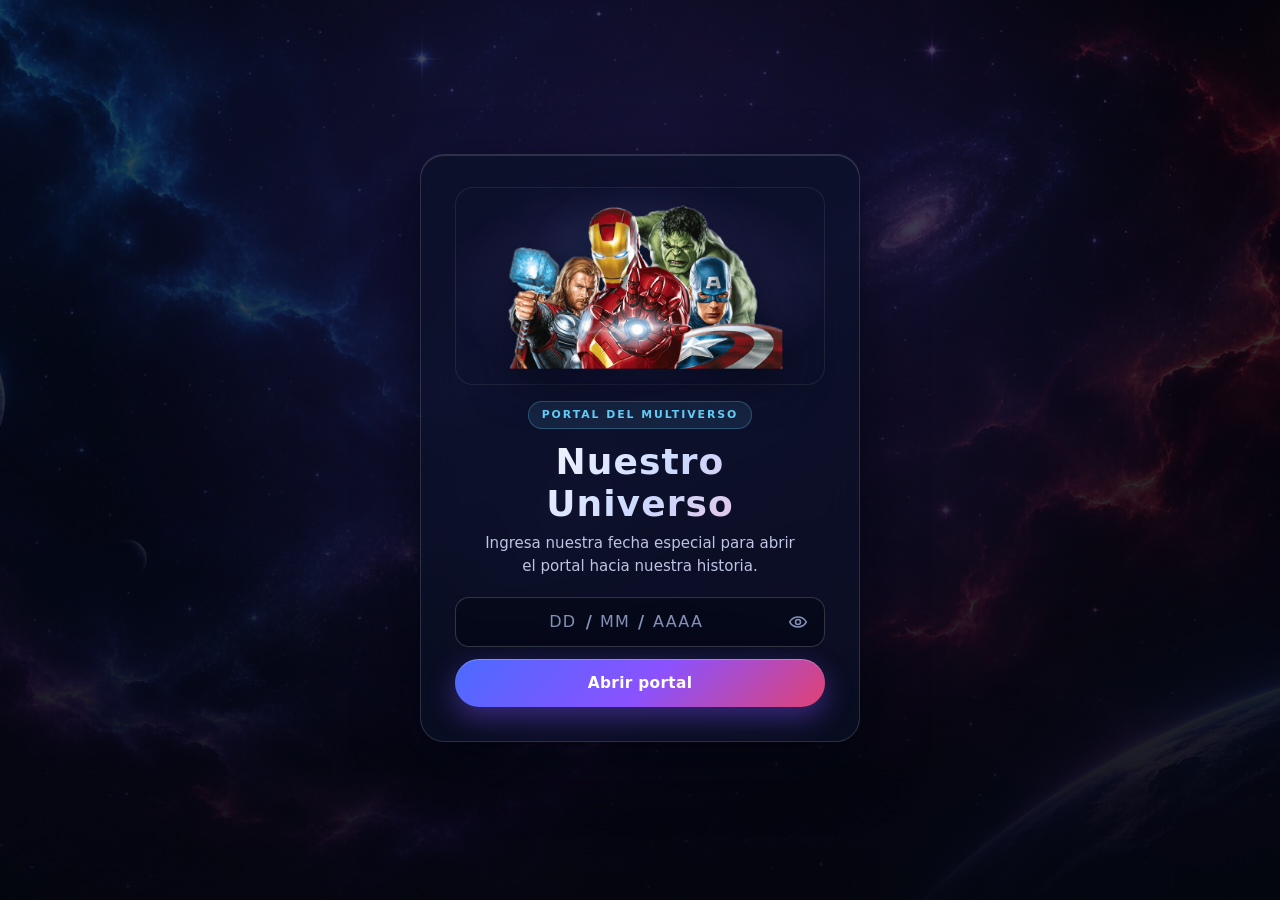
<file: index.html>
<!DOCTYPE html>
<html lang="es">
  <head>
    <meta charset="UTF-8" />
    <meta
      name="viewport"
      content="width=device-width, initial-scale=1.0, viewport-fit=cover"
    />
    <meta name="theme-color" content="#050713" />
    <title>Nuestro Universo — Mi Pandita</title>
    <link rel="stylesheet" href="css/animations.css" />
    <link rel="stylesheet" href="css/styles.css" />
  </head>
  <body>
    <!-- Fondo espacial global con estrellas y nebulosas CSS -->
    <div class="cosmos-backdrop" aria-hidden="true">
      <div class="cosmos-nebula cosmos-nebula--blue"></div>
      <div class="cosmos-nebula cosmos-nebula--purple"></div>
      <div class="cosmos-nebula cosmos-nebula--crimson"></div>
      <div class="cosmos-stars cosmos-stars--far"></div>
      <div class="cosmos-stars cosmos-stars--near"></div>
    </div>

    <main class="app-shell">
      <!-- ETAPA 1: LOGIN -->
      <section
        id="stage-login"
        class="stage stage--login is-active"
        aria-labelledby="login-title"
        aria-hidden="false"
      >
        <div id="login-bg-layer" class="login-bg-layer" aria-hidden="true"></div>
        <div class="login-bg-overlay" aria-hidden="true"></div>

        <div class="stage-container stage-container--narrow">
          <div id="login-card" class="glass-card login-card">
            <div class="avengers-showcase">
              <div class="avengers-glow" aria-hidden="true"></div>
              <img
                id="avengers-hero-img"
                class="avengers-hero-img"
                alt="Equipo Avengers"
                decoding="async"
              />
            </div>

            <span id="login-badge" class="cosmic-badge">PORTAL DEL MULTIVERSO</span>
            <h1 id="login-title" class="hero-title">Nuestro Universo</h1>
            <p id="login-subtitle" class="hero-subtitle">
              Ingresa nuestra fecha especial para abrir el portal hacia nuestra historia.
            </p>

            <form id="login-form" class="login-form" novalidate>
              <span id="date-group-label" class="sr-only">
                Fecha especial (DD / MM / AAAA)
              </span>
              <div class="input-group">
                <div
                  id="date-input-shell"
                  class="date-input-shell"
                  role="group"
                  aria-labelledby="date-group-label"
                  aria-describedby="login-error"
                >
                  <input
                    id="date-day"
                    class="date-segment date-segment--short"
                    type="password"
                    inputmode="numeric"
                    maxlength="2"
                    autocomplete="off"
                    spellcheck="false"
                    placeholder="DD"
                    aria-label="Día"
                  />
                  <span class="date-sep" aria-hidden="true">/</span>
                  <input
                    id="date-month"
                    class="date-segment date-segment--short"
                    type="password"
                    inputmode="numeric"
                    maxlength="2"
                    autocomplete="off"
                    spellcheck="false"
                    placeholder="MM"
                    aria-label="Mes"
                  />
                  <span class="date-sep" aria-hidden="true">/</span>
                  <input
                    id="date-year"
                    class="date-segment date-segment--year"
                    type="password"
                    inputmode="numeric"
                    maxlength="4"
                    autocomplete="off"
                    spellcheck="false"
                    placeholder="AAAA"
                    aria-label="Año"
                  />
                </div>
                <button
                  id="toggle-password-btn"
                  class="input-toggle-btn"
                  type="button"
                  aria-label="Mostrar fecha"
                  aria-pressed="false"
                >
                  <svg viewBox="0 0 24 24" width="20" height="20" fill="none" stroke="currentColor" stroke-width="1.8" stroke-linecap="round" stroke-linejoin="round" aria-hidden="true">
                    <path d="M2 12s3.5-6 10-6 10 6 10 6-3.5 6-10 6-10-6-10-6Z" />
                    <circle cx="12" cy="12" r="3" />
                  </svg>
                </button>
              </div>

              <p id="login-error" class="form-error" role="alert" hidden></p>

              <button id="login-submit-btn" class="btn-primary" type="submit">
                Abrir portal
              </button>
            </form>
          </div>
        </div>
      </section>

      <!-- ETAPA 2: BIENVENIDA -->
      <section
        id="stage-welcome"
        class="stage stage--welcome"
        aria-labelledby="welcome-title"
        aria-hidden="true"
      >
        <div class="stage-container stage-container--narrow">
          <div class="glass-card welcome-card">
            <div class="portal-emblem" aria-hidden="true">
              <span class="portal-ring portal-ring--outer"></span>
              <span class="portal-ring portal-ring--inner"></span>
              <span class="portal-core">✦</span>
            </div>

            <span id="welcome-badge" class="cosmic-badge">CONEXIÓN ESTABLECIDA</span>
            <h2 id="welcome-title" class="hero-title hero-title--lg">
              Bienvenida a nuestro universo
            </h2>
            <p id="welcome-message" class="welcome-copy">
              A veces hay canciones que dicen mucho sin necesidad de explicar demasiado. Esta me hizo pensar en ti y en lo bonito que es coincidir con alguien que se vuelve especial en tu vida. 🤍
            </p>

            <button id="welcome-continue-btn" class="btn-primary" type="button">
              Escuchar nuestra canción
            </button>
          </div>
        </div>
      </section>

      <!-- ETAPA 3: REPRODUCTOR MUSICAL + LETRA SINCRONIZADA -->
      <section
        id="stage-music"
        class="stage stage--music"
        aria-labelledby="song-title"
        aria-hidden="true"
      >
        <div class="stage-container stage-container--wide music-layout">
          <!-- Panel del Reproductor -->
          <div class="glass-card player-card">
            <div class="player-header">
              <div id="cover-frame" class="cover-frame">
                <div class="cover-aura" aria-hidden="true"></div>
                <img
                  id="song-cover"
                  class="song-cover"
                  alt="Portada de nuestra canción"
                  decoding="async"
                />
              </div>

              <div class="track-meta">
                <span class="cosmic-badge cosmic-badge--soft">BANDA SONORA</span>
                <h2 id="song-title" class="track-title">Te quiero tanto</h2>
                <p id="song-artist" class="track-artist">Kevin Kaarl</p>
              </div>
            </div>

            <div class="player-controls-wrap">
              <button
                id="start-playback-btn"
                class="btn-primary start-playback-btn"
                type="button"
              >
                Comenzar reproducción ▶
              </button>

              <div class="progress-block">
                <label for="progress-bar" class="sr-only">Progreso de la canción</label>
                <input
                  id="progress-bar"
                  class="progress-slider"
                  type="range"
                  min="0"
                  max="100"
                  step="0.1"
                  value="0"
                />
                <div class="time-row">
                  <span id="current-time">0:00</span>
                  <span id="total-duration">0:00</span>
                </div>
              </div>

              <div class="transport-row">
                <button
                  id="rewind-btn"
                  class="icon-control-btn"
                  type="button"
                  aria-label="Retroceder 10 segundos"
                  title="Retroceder 10 segundos"
                >
                  -10s
                </button>

                <button
                  id="play-pause-btn"
                  class="play-btn"
                  type="button"
                  aria-label="Reproducir canción"
                >
                  <svg id="icon-play" viewBox="0 0 24 24" width="26" height="26" fill="currentColor" aria-hidden="true">
                    <path d="M8 5.5v13l10.5-6.5L8 5.5Z" />
                  </svg>
                  <svg id="icon-pause" viewBox="0 0 24 24" width="26" height="26" fill="currentColor" hidden aria-hidden="true">
                    <rect x="6.5" y="5" width="4" height="14" rx="1.2" />
                    <rect x="13.5" y="5" width="4" height="14" rx="1.2" />
                  </svg>
                </button>

                <button
                  id="forward-btn"
                  class="icon-control-btn"
                  type="button"
                  aria-label="Adelantar 10 segundos"
                  title="Adelantar 10 segundos"
                >
                  +10s
                </button>
              </div>

              <div class="action-row">
                <button
                  id="restart-song-btn"
                  class="btn-secondary btn-compact"
                  type="button"
                >
                  Desde el inicio
                </button>

                <button id="to-finale-btn" class="btn-secondary btn-compact" type="button">
                  Ir al mensaje final
                </button>
              </div>

              <p id="ended-transition-banner" class="ended-banner" role="status" hidden>
                La canción llegó a su fin... entrando al último capítulo 🐼✨
              </p>

              <p id="audio-error" class="form-error" role="alert" hidden></p>
            </div>

            <audio id="audio-element" preload="metadata"></audio>
          </div>

          <!-- Panel de Letras Sincronizadas -->
          <div class="glass-card lyrics-card" aria-label="Letra de la canción">
            <div class="lyrics-card-header">
              <span id="lyrics-pill" class="lyrics-pill">LETRA EN VIVO</span>
              <span id="lyrics-hint" class="lyrics-hint">Toca un verso para saltar</span>
            </div>

            <div id="sync-offset-controls" class="sync-offset-bar" hidden>
              <span class="sync-offset-label">Ajuste:</span>
              <button
                id="offset-minus-btn"
                class="sync-offset-btn"
                type="button"
                aria-label="Adelantar letra 100 milisegundos"
                title="Adelantar letra (-100 ms)"
              >
                -100ms
              </button>
              <span id="sync-offset-value" class="sync-offset-value">0 ms</span>
              <button
                id="offset-plus-btn"
                class="sync-offset-btn"
                type="button"
                aria-label="Retrasar letra 100 milisegundos"
                title="Retrasar letra (+100 ms)"
              >
                +100ms
              </button>
              <button
                id="offset-reset-btn"
                class="sync-offset-reset"
                type="button"
                aria-label="Restablecer ajuste a cero"
                hidden
              >
                Reset
              </button>
            </div>

            <div id="lyrics-viewport" class="lyrics-viewport">
              <div id="lyrics-status" class="lyrics-status"></div>
              <div id="lyrics-list" class="lyrics-list" hidden></div>
            </div>
          </div>
        </div>
      </section>

      <!-- ETAPA 4: SECCIÓN FINAL ROMÁNTICA CON PANDA -->
      <section
        id="stage-finale"
        class="stage stage--finale"
        aria-labelledby="finale-title"
        aria-hidden="true"
      >
        <div class="stage-container stage-container--medium">
          <div class="glass-card finale-card">
            <div class="panda-showcase">
              <div class="panda-aura" aria-hidden="true"></div>
              <img
                id="panda-hero-img"
                class="panda-hero-img"
                alt="Panda tierno con corazón"
                decoding="async"
              />
            </div>

            <span id="finale-badge" class="cosmic-badge cosmic-badge--rose">
              CAPÍTULO FINAL
            </span>
            <h2 id="finale-title" class="hero-title hero-title--lg">
              Mi pandita <span class="emoji-natural">🐼</span>
            </h2>
            <p id="finale-dedication" class="finale-dedication">
              “Mi pandita, en este universo y en cualquier otro, siempre te elegiría a ti.”
            </p>

            <article class="letter-box" aria-label="Carta romántica">
              <div id="finale-letter-body" class="letter-body"></div>
              <p id="finale-signature" class="letter-signature"></p>
            </article>

            <div class="finale-actions">
              <button id="replay-song-btn" class="btn-primary" type="button">
                Volver a escuchar la canción
              </button>
              <button id="restart-app-btn" class="btn-secondary" type="button">
                Reiniciar experiencia
              </button>
            </div>
          </div>
        </div>
      </section>
    </main>

    <script type="module" src="js/app.js"></script>
  </body>
</html>
</file>
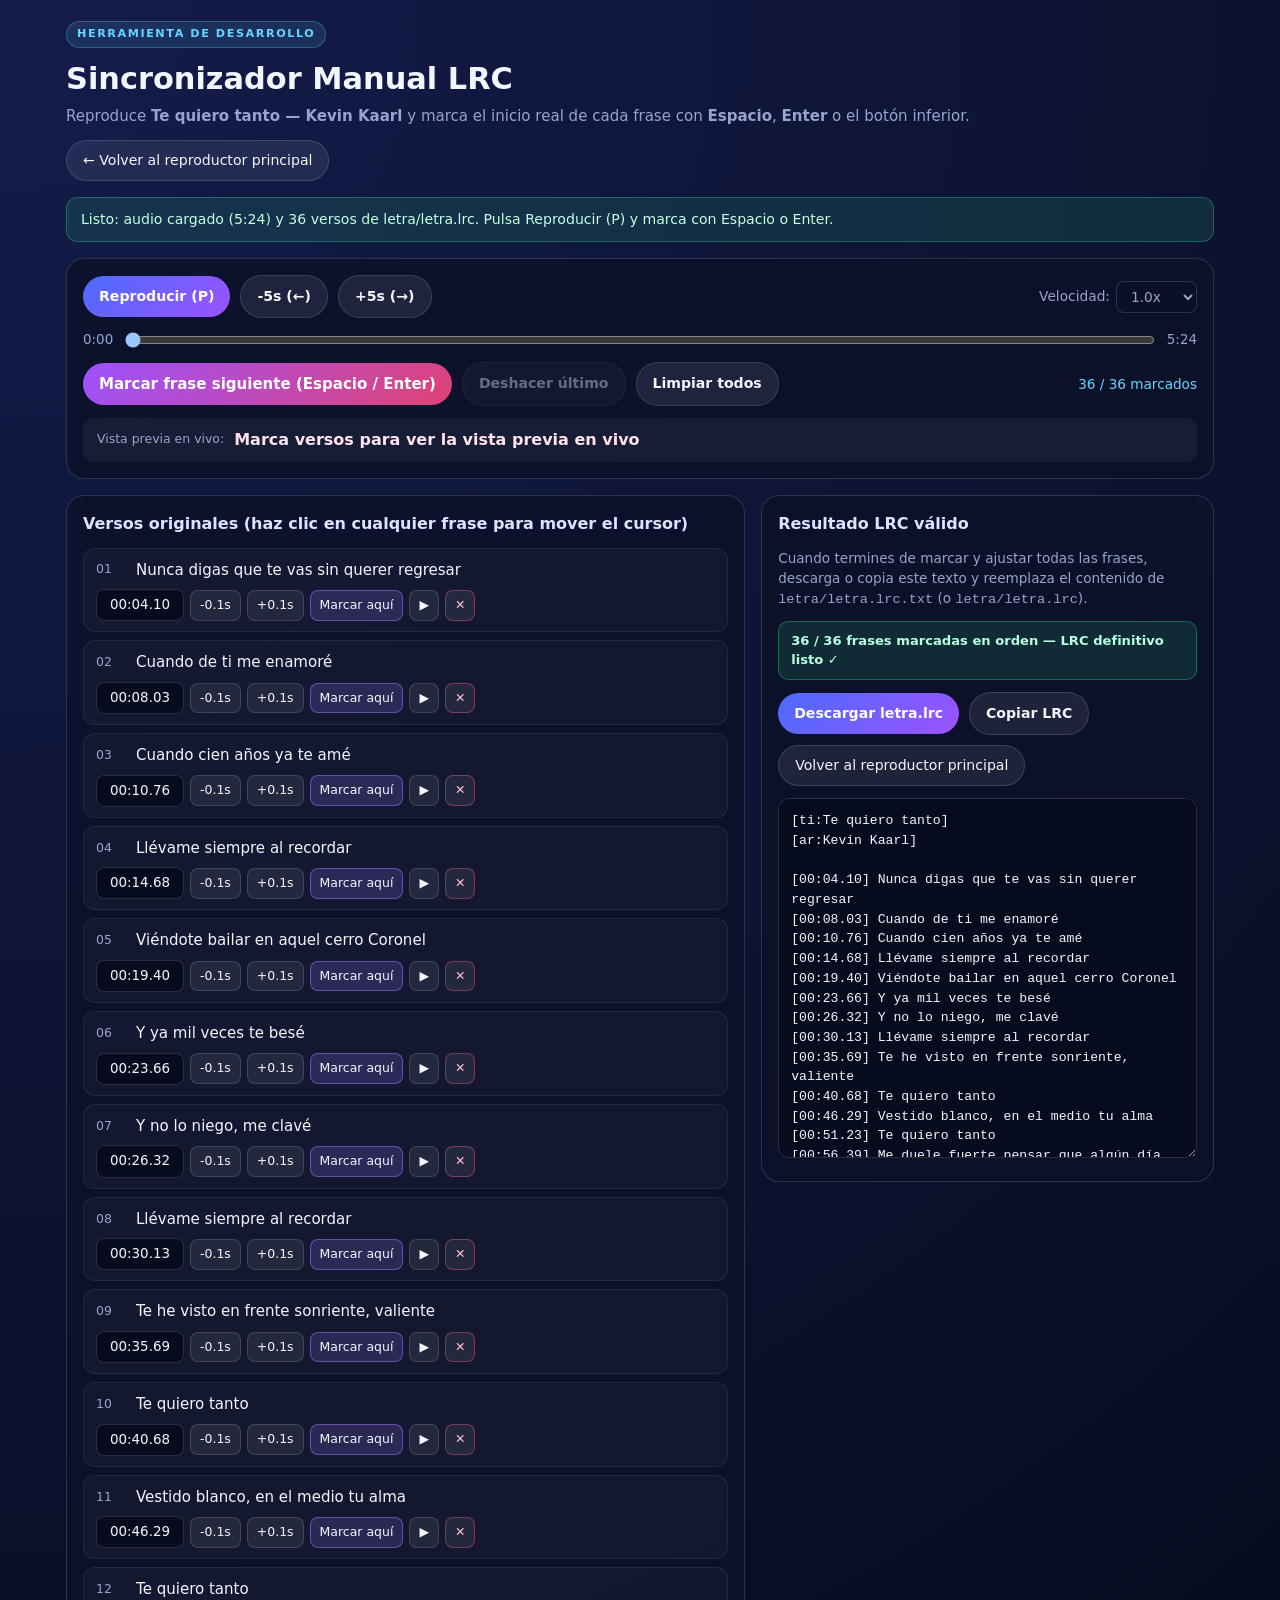
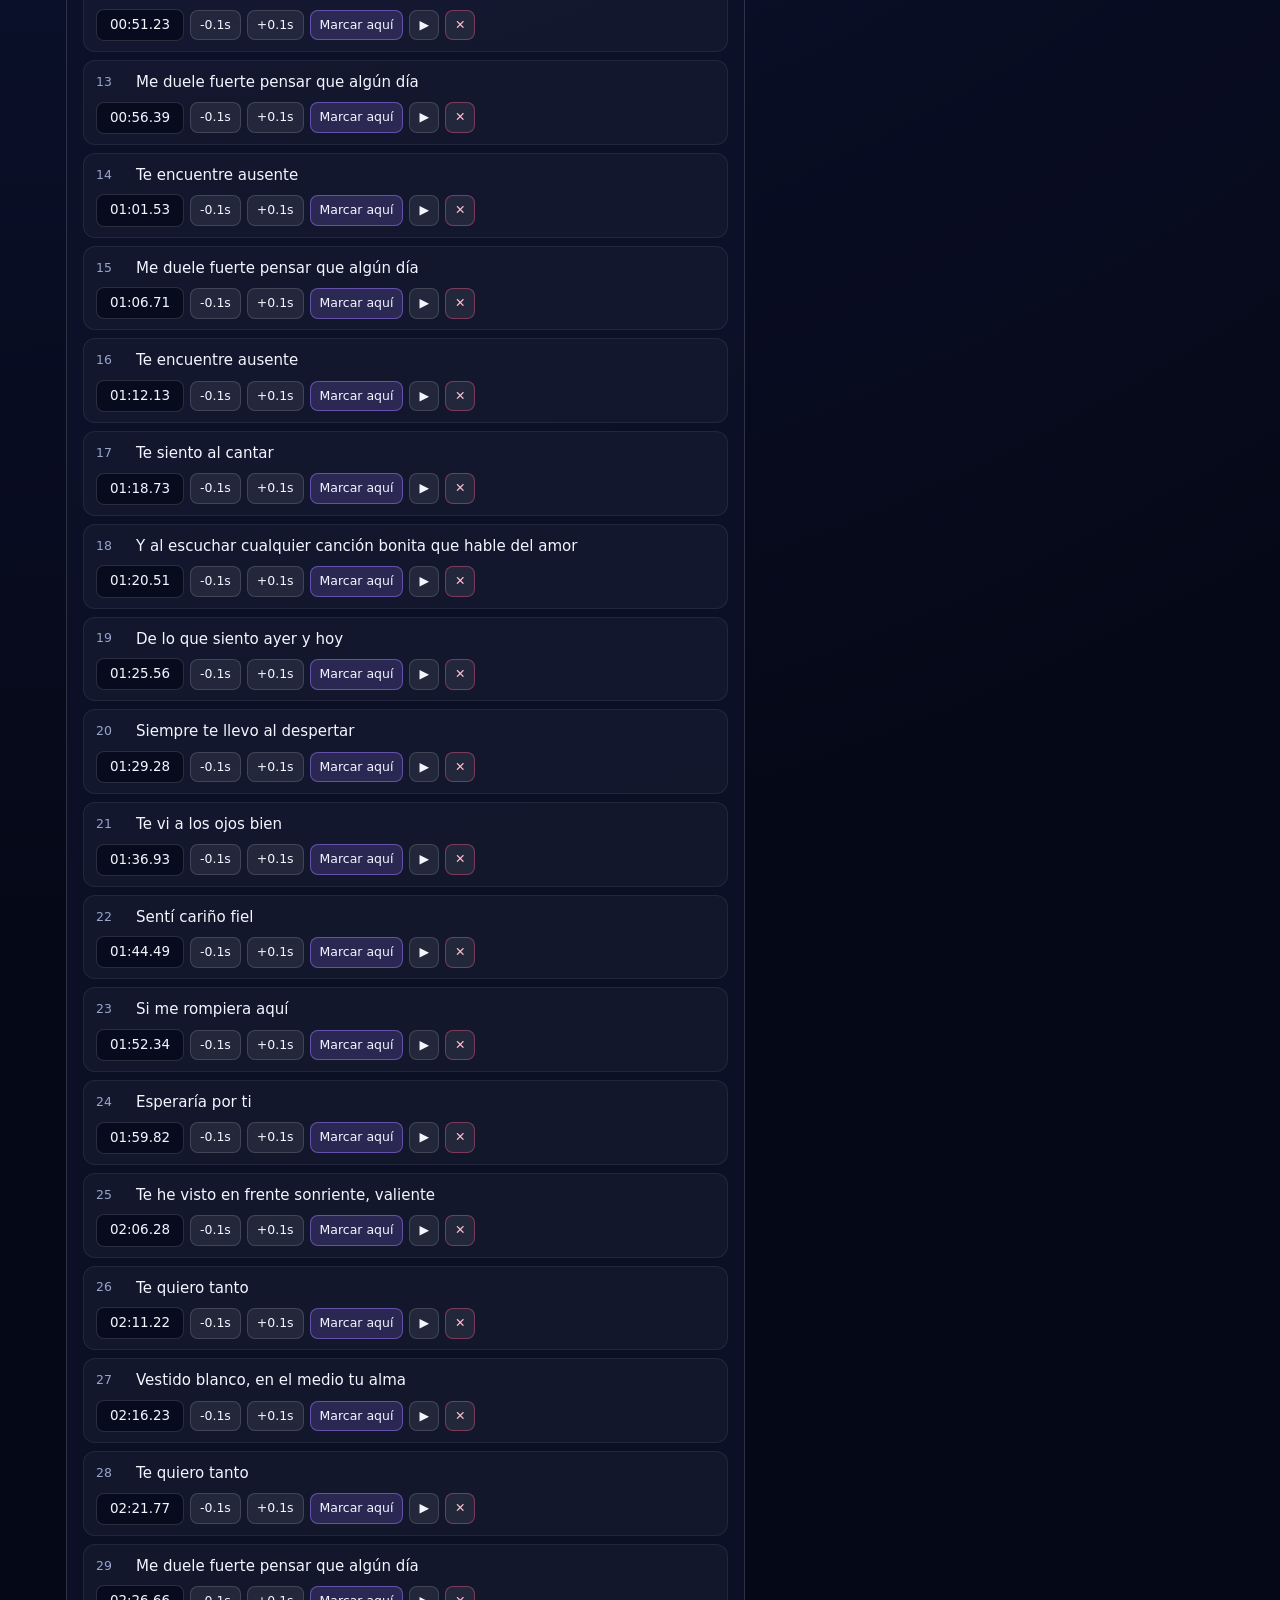
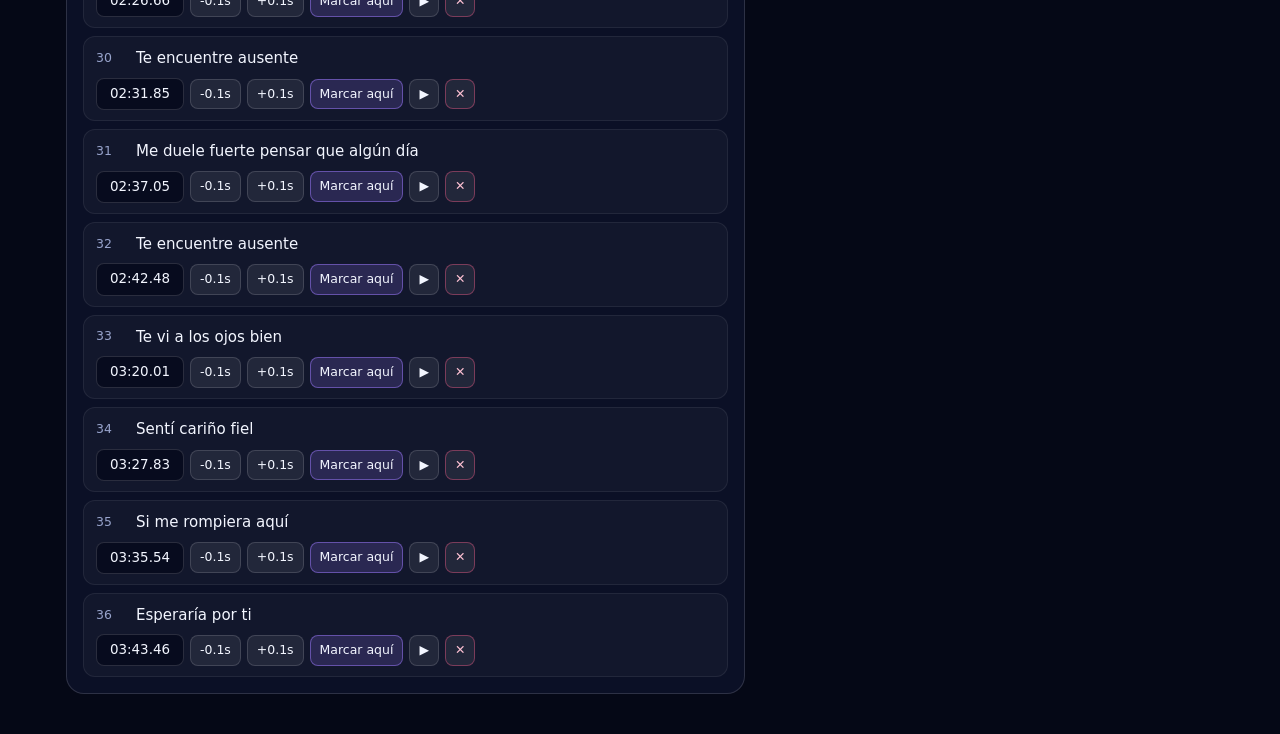
<file: sync-tool.html>
<!DOCTYPE html>
<html lang="es">
  <head>
    <meta charset="UTF-8" />
    <meta name="viewport" content="width=device-width, initial-scale=1.0" />
    <title>Sincronizador LRC Manual — Te quiero tanto</title>
    <link rel="stylesheet" href="css/sync-tool.css" />
  </head>
  <body>
    <main class="tool-shell">
      <header class="tool-header">
        <div>
          <span class="tool-badge">HERRAMIENTA DE DESARROLLO</span>
          <h1>Sincronizador Manual LRC</h1>
          <p class="tool-subtitle">
            Reproduce <strong>Te quiero tanto — Kevin Kaarl</strong> y marca el
            inicio real de cada frase con <strong>Espacio</strong>,
            <strong>Enter</strong> o el botón inferior.
          </p>
        </div>
        <a class="tool-back-link" href="index.html">← Volver al reproductor principal</a>
      </header>

      <p id="tool-status-banner" class="tool-status" data-type="info">
        Cargando recursos locales...
      </p>

      <section class="tool-player-panel">
        <div class="tool-transport">
          <button id="tool-play-btn" class="btn-main" type="button">
            Reproducir (P)
          </button>
          <button id="tool-rewind-btn" class="btn-ghost" type="button">-5s (←)</button>
          <button id="tool-forward-btn" class="btn-ghost" type="button">+5s (→)</button>

          <label class="rate-label">
            Velocidad:
            <select id="tool-rate-select">
              <option value="0.75">0.75x</option>
              <option value="1" selected>1.0x</option>
              <option value="1.25">1.25x</option>
            </select>
          </label>
        </div>

        <div class="tool-progress-row">
          <span id="tool-current-time">0:00</span>
          <input
            id="tool-progress"
            type="range"
            min="0"
            max="100"
            step="0.1"
            value="0"
            aria-label="Progreso del audio"
          />
          <span id="tool-duration">0:00</span>
        </div>

        <div class="tool-mark-bar">
          <button id="tool-mark-btn" class="btn-mark" type="button">
            Marcar frase siguiente (Espacio / Enter)
          </button>
          <button id="tool-undo-btn" class="btn-ghost" type="button" disabled>
            Deshacer último
          </button>
          <button id="tool-reset-times-btn" class="btn-ghost" type="button">
            Limpiar todos
          </button>
          <span id="tool-marked-count" class="marked-count">0 / 0 marcados</span>
        </div>

        <div class="tool-live-preview">
          <span class="preview-label">Vista previa en vivo:</span>
          <p id="tool-preview-active" class="preview-phrase">
            Marca versos para ver la vista previa en vivo
          </p>
        </div>

        <audio id="tool-audio" preload="metadata"></audio>
      </section>

      <section class="tool-grid">
        <div class="tool-card">
          <h2>Versos originales (haz clic en cualquier frase para mover el cursor)</h2>
          <div id="tool-lines-list" class="sync-lines-list"></div>
        </div>

        <aside class="tool-card tool-export-card">
          <h2>Resultado LRC válido</h2>
          <p class="export-help">
            Cuando termines de marcar y ajustar todas las frases, descarga o copia
            este texto y reemplaza el contenido de
            <code>letra/letra.lrc.txt</code> (o <code>letra/letra.lrc</code>).
          </p>
          <p id="tool-export-validation" class="export-validation" data-ready="false">
            Pendiente: marca todas las frases para habilitar la exportación definitiva.
          </p>
          <div class="export-actions">
            <button id="tool-download-btn" class="btn-main" type="button">
              Descargar letra.lrc
            </button>
            <button id="tool-copy-btn" class="btn-ghost" type="button">
              Copiar LRC
            </button>
            <a class="tool-back-link" href="index.html">
              Volver al reproductor principal
            </a>
          </div>
          <textarea
            id="tool-lrc-output"
            class="lrc-output"
            readonly
            spellcheck="false"
            aria-label="Salida en formato LRC"
          ></textarea>
        </aside>
      </section>
    </main>

    <script>
      (function () {
        var banner = document.getElementById('tool-status-banner');
        if (window.location.protocol === 'file:') {
          if (banner) {
            banner.dataset.type = 'error';
            banner.textContent =
              'Error: abriste sync-tool.html como archivo local (file://). Los navegadores bloquean los módulos ES y la lectura de la letra sin un servidor HTTP. Ejecuta "python -m http.server 8000" (o Live Server) y abre http://localhost:8000/sync-tool.html.';
          }
          return;
        }

        window.addEventListener('error', function (event) {
          if (banner && !window.__SYNC_TOOL_INITIALIZED__) {
            banner.dataset.type = 'error';
            banner.textContent =
              'Error al inicializar JavaScript: ' +
              (event.message || 'revisa la consola del navegador.');
          }
        });

        window.setTimeout(function () {
          if (banner && !window.__SYNC_TOOL_INITIALIZED__) {
            banner.dataset.type = 'error';
            banner.textContent =
              'No se pudo inicializar js/syncTool.js. Verifica que el servidor HTTP esté activo y revisa la pestaña Consola / Red (F12).';
          }
        }, 2000);
      })();
    </script>
    <script type="module" src="js/syncTool.js"></script>
  </body>
</html>
</file>
<file: css/animations.css>
@keyframes starTwinkle {
  0%,
  100% {
    opacity: 0.45;
    transform: translateY(0);
  }
  50% {
    opacity: 0.9;
    transform: translateY(-6px);
  }
}

@keyframes nebulaFloat {
  0%,
  100% {
    transform: translate3d(0, 0, 0) scale(1);
  }
  50% {
    transform: translate3d(18px, -14px, 0) scale(1.06);
  }
}

@keyframes portalSpin {
  from {
    transform: rotate(0deg);
  }
  to {
    transform: rotate(360deg);
  }
}

@keyframes portalSpinReverse {
  from {
    transform: rotate(360deg);
  }
  to {
    transform: rotate(0deg);
  }
}

@keyframes softFloat {
  0%,
  100% {
    transform: translateY(0);
  }
  50% {
    transform: translateY(-8px);
  }
}

@keyframes pulseAura {
  0%,
  100% {
    opacity: 0.55;
    transform: scale(0.96);
  }
  50% {
    opacity: 0.95;
    transform: scale(1.04);
  }
}

@keyframes cardShake {
  0%,
  100% {
    transform: translateX(0);
  }
  20% {
    transform: translateX(-7px);
  }
  40% {
    transform: translateX(7px);
  }
  60% {
    transform: translateX(-5px);
  }
  80% {
    transform: translateX(4px);
  }
}

@keyframes welcomeFadeIn {
  from {
    opacity: 0;
    transform: translateY(10px);
  }
  to {
    opacity: 1;
    transform: translateY(0);
  }
}

@media (prefers-reduced-motion: reduce) {
  *,
  *::before,
  *::after {
    animation-duration: 0.01ms !important;
    animation-iteration-count: 1 !important;
    transition-duration: 0.01ms !important;
    scroll-behavior: auto !important;
  }
}
</file>
<file: css/styles.css>
:root {
  --bg-deep: #04060f;
  --bg-indigo: #0c1230;
  --bg-purple: #1b1038;
  --accent-cyan: #67d4ff;
  --accent-violet: #9d7bff;
  --accent-rose: #ff5e8a;
  --accent-crimson: #d9385a;
  --text-primary: #f5f7ff;
  --text-secondary: #bcc5e3;
  --text-muted: #8490b8;
  --glass-bg: rgba(12, 17, 40, 0.66);
  --glass-border: rgba(255, 255, 255, 0.14);
  --glass-shadow: 0 24px 60px rgba(2, 4, 14, 0.72);
  --font-sans: 'Segoe UI', system-ui, -apple-system, BlinkMacSystemFont,
    'Helvetica Neue', Arial, sans-serif;
  --font-serif: Georgia, 'Times New Roman', serif;
  --radius-card: 24px;
  --radius-pill: 999px;
}

*,
*::before,
*::after {
  box-sizing: border-box;
}

html,
body {
  margin: 0;
  padding: 0;
  width: 100%;
  min-height: 100dvh;
  background-color: var(--bg-deep);
  color: var(--text-primary);
  font-family: var(--font-sans);
  line-height: 1.5;
  overflow-x: hidden;
  -webkit-font-smoothing: antialiased;
  -moz-osx-font-smoothing: grayscale;
}

button,
input {
  font: inherit;
  color: inherit;
}

img {
  display: block;
  max-width: 100%;
}

[hidden] {
  display: none !important;
}

.sr-only {
  position: absolute;
  width: 1px;
  height: 1px;
  padding: 0;
  margin: -1px;
  overflow: hidden;
  clip: rect(0, 0, 0, 0);
  white-space: nowrap;
  border: 0;
}

/* =========================================================
   FONDO ESPACIAL / GALAXIA CSS
   ========================================================= */
.cosmos-backdrop {
  position: fixed;
  inset: 0;
  z-index: 0;
  overflow: hidden;
  pointer-events: none;
  background: radial-gradient(circle at 20% 15%, #121a45 0%, #060918 52%, #03040b 100%);
}

.cosmos-nebula {
  position: absolute;
  border-radius: 50%;
  filter: blur(75px);
  opacity: 0.42;
  animation: nebulaFloat 16s ease-in-out infinite;
}

.cosmos-nebula--blue {
  width: 65vw;
  height: 65vw;
  max-width: 560px;
  max-height: 560px;
  top: -15%;
  left: -18%;
  background: radial-gradient(circle, rgba(58, 130, 255, 0.52), transparent 70%);
}

.cosmos-nebula--purple {
  width: 70vw;
  height: 70vw;
  max-width: 620px;
  max-height: 620px;
  bottom: -20%;
  right: -18%;
  background: radial-gradient(circle, rgba(145, 86, 255, 0.48), transparent 70%);
  animation-delay: -5s;
}

.cosmos-nebula--crimson {
  width: 52vw;
  height: 52vw;
  max-width: 440px;
  max-height: 440px;
  top: 38%;
  left: 55%;
  background: radial-gradient(circle, rgba(226, 62, 108, 0.3), transparent 72%);
  animation-delay: -9s;
}

.cosmos-stars {
  position: absolute;
  inset: 0;
  background-repeat: repeat;
}

.cosmos-stars--far {
  background-image:
    radial-gradient(1px 1px at 22px 38px, rgba(255, 255, 255, 0.75), transparent),
    radial-gradient(1.2px 1.2px at 94px 112px, rgba(180, 220, 255, 0.8), transparent),
    radial-gradient(1px 1px at 165px 46px, rgba(255, 255, 255, 0.55), transparent),
    radial-gradient(1.4px 1.4px at 210px 175px, rgba(235, 195, 255, 0.7), transparent),
    radial-gradient(1px 1px at 48px 188px, rgba(255, 255, 255, 0.65), transparent);
  background-size: 240px 220px;
  animation: starTwinkle 7s ease-in-out infinite;
}

.cosmos-stars--near {
  background-image:
    radial-gradient(1.6px 1.6px at 35px 60px, rgba(255, 255, 255, 0.9), transparent),
    radial-gradient(1.8px 1.8px at 145px 95px, rgba(125, 215, 255, 0.85), transparent),
    radial-gradient(1.5px 1.5px at 230px 140px, rgba(255, 175, 210, 0.8), transparent),
    radial-gradient(2px 2px at 110px 235px, rgba(255, 255, 255, 0.75), transparent);
  background-size: 290px 280px;
  animation: starTwinkle 11s ease-in-out infinite reverse;
}

/* =========================================================
   CONTENEDOR DE ETAPAS
   ========================================================= */
.app-shell {
  position: relative;
  z-index: 1;
  width: 100%;
  min-height: 100dvh;
}

.stage {
  position: fixed;
  inset: 0;
  display: flex;
  flex-direction: column;
  overflow-y: auto;
  overflow-x: hidden;
  -webkit-overflow-scrolling: touch;
  padding: max(16px, env(safe-area-inset-top)) 16px
    max(20px, env(safe-area-inset-bottom));
  opacity: 0;
  visibility: hidden;
  pointer-events: none;
  transform: scale(0.985);
  transition: opacity 0.55s ease, transform 0.55s ease, visibility 0.55s ease;
}

.stage.is-active {
  opacity: 1;
  visibility: visible;
  pointer-events: auto;
  transform: scale(1);
}

.stage-container {
  width: 100%;
  margin: auto;
}

.stage-container--narrow {
  max-width: 440px;
}

.stage-container--medium {
  max-width: 620px;
}

.stage-container--wide {
  max-width: 1040px;
}

/* =========================================================
   GLASSMORPHISM & COMPONENTES BASE
   ========================================================= */
.glass-card {
  position: relative;
  background: var(--glass-bg);
  border: 1px solid var(--glass-border);
  border-radius: var(--radius-card);
  box-shadow: var(--glass-shadow), inset 0 1px 0 rgba(255, 255, 255, 0.14);
  backdrop-filter: blur(18px);
  -webkit-backdrop-filter: blur(18px);
}

.cosmic-badge {
  display: inline-flex;
  align-items: center;
  justify-content: center;
  padding: 5px 13px;
  border-radius: var(--radius-pill);
  font-size: 0.68rem;
  font-weight: 700;
  letter-spacing: 0.18em;
  text-transform: uppercase;
  color: var(--accent-cyan);
  background: rgba(103, 212, 255, 0.1);
  border: 1px solid rgba(103, 212, 255, 0.28);
}

.cosmic-badge--soft {
  color: #d7cbff;
  background: rgba(157, 123, 255, 0.14);
  border-color: rgba(157, 123, 255, 0.3);
}

.cosmic-badge--rose {
  color: #ffb8cd;
  background: rgba(255, 94, 138, 0.14);
  border-color: rgba(255, 94, 138, 0.34);
}

.hero-title {
  margin: 12px 0 8px;
  font-size: clamp(1.65rem, 5.8vw, 2.25rem);
  font-weight: 800;
  letter-spacing: 0.03em;
  line-height: 1.15;
  background: linear-gradient(135deg, #ffffff 10%, #cbd9ff 55%, #f5b6d2 100%);
  -webkit-background-clip: text;
  background-clip: text;
  color: transparent;
}

.hero-title--lg {
  font-size: clamp(1.8rem, 6.2vw, 2.55rem);
}

.emoji-natural {
  color: initial;
  -webkit-text-fill-color: initial;
  background: none;
  -webkit-background-clip: initial;
  background-clip: initial;
}

.hero-subtitle {
  margin: 0 auto;
  max-width: 34ch;
  font-size: 0.94rem;
  color: var(--text-secondary);
}

.btn-primary,
.btn-secondary {
  display: inline-flex;
  align-items: center;
  justify-content: center;
  gap: 8px;
  min-height: 48px;
  padding: 12px 24px;
  border-radius: var(--radius-pill);
  font-size: 0.96rem;
  font-weight: 600;
  letter-spacing: 0.02em;
  cursor: pointer;
  border: none;
  transition: transform 0.22s ease, box-shadow 0.22s ease, background 0.22s ease,
    border-color 0.22s ease;
}

.btn-primary {
  width: 100%;
  color: #ffffff;
  background: linear-gradient(135deg, #4b6bff 0%, #8a52ff 52%, #e04274 100%);
  box-shadow: 0 10px 28px rgba(124, 82, 255, 0.42),
    inset 0 1px 0 rgba(255, 255, 255, 0.25);
}

.btn-primary:hover {
  transform: translateY(-1px);
  box-shadow: 0 14px 34px rgba(145, 92, 255, 0.56),
    inset 0 1px 0 rgba(255, 255, 255, 0.35);
}

.btn-primary:active {
  transform: translateY(1px);
}

.btn-secondary {
  color: var(--text-primary);
  background: rgba(255, 255, 255, 0.07);
  border: 1px solid rgba(255, 255, 255, 0.2);
}

.btn-secondary:hover {
  background: rgba(255, 255, 255, 0.13);
  border-color: rgba(255, 255, 255, 0.34);
}

.btn-compact {
  min-height: 44px;
  padding: 10px 18px;
  font-size: 0.88rem;
}

/* =========================================================
   ETAPA 1: LOGIN
   ========================================================= */
.stage--login {
  background: transparent;
}

.login-bg-layer {
  position: fixed;
  inset: 0;
  z-index: -2;
  background-position: center;
  background-size: cover;
  background-repeat: no-repeat;
  opacity: 0;
  transform: scale(1.03);
  transition: opacity 0.8s ease;
}

.login-bg-layer.bg-loaded {
  opacity: 0.62;
}

.login-bg-overlay {
  position: fixed;
  inset: 0;
  z-index: -1;
  background:
    radial-gradient(circle at 50% 28%, rgba(88, 62, 185, 0.24), transparent 62%),
    linear-gradient(180deg, rgba(4, 6, 15, 0.56) 0%, rgba(4, 6, 15, 0.9) 100%);
}

.login-card {
  padding: 24px 22px 26px;
  text-align: center;
}

.login-card.shake {
  animation: cardShake 0.44s ease;
}

.avengers-showcase {
  position: relative;
  display: flex;
  align-items: center;
  justify-content: center;
  margin: 0 auto 16px;
  padding: 8px 10px;
  border-radius: 18px;
  background: radial-gradient(
    ellipse at center,
    rgba(103, 212, 255, 0.14) 0%,
    rgba(157, 123, 255, 0.08) 48%,
    transparent 78%
  );
  border: 1px solid rgba(255, 255, 255, 0.08);
}

.avengers-glow {
  position: absolute;
  inset: 12% 18%;
  border-radius: 50%;
  background: radial-gradient(circle, rgba(114, 156, 255, 0.35), transparent 70%);
  filter: blur(18px);
  pointer-events: none;
}

.avengers-hero-img {
  position: relative;
  width: 100%;
  max-height: 150px;
  object-fit: contain;
  filter: drop-shadow(0 10px 22px rgba(4, 8, 25, 0.85));
}

.login-form {
  margin-top: 20px;
  display: flex;
  flex-direction: column;
  gap: 12px;
}

.input-group {
  position: relative;
  display: flex;
  align-items: center;
}

.date-input-shell {
  width: 100%;
  min-height: 50px;
  padding: 0 46px 0 18px;
  border-radius: 14px;
  border: 1px solid rgba(255, 255, 255, 0.18);
  background: rgba(5, 8, 22, 0.72);
  display: flex;
  align-items: center;
  justify-content: center;
  gap: 6px;
  cursor: text;
  transition: border-color 0.22s ease, box-shadow 0.22s ease;
}

.date-input-shell:focus-within {
  border-color: var(--accent-cyan);
  box-shadow: 0 0 0 3px rgba(103, 212, 255, 0.18);
}

.date-input-shell.is-invalid {
  border-color: var(--accent-rose);
  box-shadow: 0 0 0 3px rgba(255, 94, 138, 0.2);
}

.date-segment {
  border: none;
  background: transparent;
  color: var(--text-primary);
  font-size: 1rem;
  font-variant-numeric: tabular-nums;
  letter-spacing: 0.1em;
  text-align: center;
  outline: none;
  padding: 10px 2px;
}

.date-segment::placeholder {
  color: var(--text-muted);
  letter-spacing: 0.08em;
}

.date-segment--short {
  width: 2.9ch;
  min-width: 34px;
}

.date-segment--year {
  width: 5.1ch;
  min-width: 56px;
}

.date-sep {
  color: var(--text-muted);
  font-size: 1.05rem;
  font-weight: 600;
  user-select: none;
  pointer-events: none;
}

.input-toggle-btn {
  position: absolute;
  right: 8px;
  display: inline-flex;
  align-items: center;
  justify-content: center;
  width: 38px;
  height: 38px;
  border: none;
  border-radius: 10px;
  background: transparent;
  color: var(--text-muted);
  cursor: pointer;
  transition: color 0.2s ease, background 0.2s ease;
}

.input-toggle-btn:hover,
.input-toggle-btn.is-visible {
  color: var(--accent-cyan);
  background: rgba(255, 255, 255, 0.06);
}

.form-error {
  margin: 0;
  padding: 10px 14px;
  border-radius: 12px;
  font-size: 0.86rem;
  line-height: 1.4;
  color: #ffd5e0;
  background: rgba(217, 56, 90, 0.18);
  border: 1px solid rgba(255, 94, 138, 0.36);
}

/* =========================================================
   ETAPA 2: BIENVENIDA
   ========================================================= */
.welcome-card {
  padding: 36px 24px 32px;
  text-align: center;
}

.portal-emblem {
  position: relative;
  width: 92px;
  height: 92px;
  margin: 0 auto 20px;
  display: grid;
  place-items: center;
}

.portal-ring {
  position: absolute;
  inset: 0;
  border-radius: 50%;
  border: 1.5px solid transparent;
}

.portal-ring--outer {
  border-top-color: var(--accent-cyan);
  border-right-color: rgba(157, 123, 255, 0.7);
  box-shadow: 0 0 24px rgba(103, 212, 255, 0.25);
  animation: portalSpin 9s linear infinite;
}

.portal-ring--inner {
  inset: 12px;
  border-bottom-color: var(--accent-rose);
  border-left-color: rgba(157, 123, 255, 0.8);
  animation: portalSpinReverse 6s linear infinite;
}

.portal-core {
  font-size: 1.65rem;
  color: #ffffff;
  text-shadow: 0 0 18px rgba(103, 212, 255, 0.85),
    0 0 32px rgba(255, 94, 138, 0.55);
}

.welcome-copy {
  margin: 16px auto 28px;
  max-width: 38ch;
  font-family: var(--font-serif);
  font-size: clamp(1rem, 3.9vw, 1.12rem);
  line-height: 1.76;
  color: #e9eeff;
  text-align: center;
}

.stage--welcome.is-active .welcome-copy {
  animation: welcomeFadeIn 0.85s ease 0.18s both;
}

.stage--welcome.is-active #welcome-continue-btn {
  animation: welcomeFadeIn 0.85s ease 0.36s both;
}

/* =========================================================
   ETAPA 3: REPRODUCTOR + LETRA SINCRONIZADA
   ========================================================= */
.music-layout {
  display: flex;
  flex-direction: column;
  gap: 14px;
}

.player-card {
  padding: 18px;
}

.player-header {
  display: flex;
  align-items: center;
  gap: 16px;
}

.cover-frame {
  position: relative;
  flex-shrink: 0;
  width: 86px;
  aspect-ratio: 4 / 5;
  border-radius: 14px;
  overflow: hidden;
  border: 1px solid rgba(255, 255, 255, 0.18);
  box-shadow: 0 12px 26px rgba(0, 0, 0, 0.55);
  transition: transform 0.4s ease, box-shadow 0.4s ease;
}

.cover-frame.is-playing {
  transform: scale(1.03);
  box-shadow: 0 14px 36px rgba(145, 92, 255, 0.45),
    0 0 22px rgba(255, 94, 138, 0.25);
}

.cover-aura {
  position: absolute;
  inset: -12%;
  background: radial-gradient(circle, rgba(157, 123, 255, 0.4), transparent 70%);
  opacity: 0;
  transition: opacity 0.4s ease;
  pointer-events: none;
}

.cover-frame.is-playing .cover-aura {
  opacity: 1;
}

.song-cover {
  width: 100%;
  height: 100%;
  object-fit: cover;
}

.track-meta {
  min-width: 0;
  flex: 1;
}

.track-title {
  margin: 8px 0 2px;
  font-size: clamp(1.15rem, 4.4vw, 1.45rem);
  font-weight: 700;
  color: #ffffff;
  overflow-wrap: break-word;
}

.track-artist {
  margin: 0;
  font-size: 0.9rem;
  color: var(--text-secondary);
}

.player-controls-wrap {
  margin-top: 16px;
  display: flex;
  flex-direction: column;
  gap: 12px;
}

.progress-block {
  display: flex;
  flex-direction: column;
  gap: 6px;
}

.progress-slider {
  --progress: 0%;
  -webkit-appearance: none;
  appearance: none;
  width: 100%;
  height: 6px;
  border-radius: 999px;
  outline: none;
  cursor: pointer;
  background: linear-gradient(
    90deg,
    var(--accent-cyan) 0%,
    var(--accent-violet) var(--progress),
    rgba(255, 255, 255, 0.16) var(--progress)
  );
}

.progress-slider::-webkit-slider-thumb {
  -webkit-appearance: none;
  appearance: none;
  width: 16px;
  height: 16px;
  border-radius: 50%;
  background: #ffffff;
  border: 2px solid var(--accent-violet);
  box-shadow: 0 0 12px rgba(103, 212, 255, 0.8);
  transition: transform 0.15s ease;
}

.progress-slider::-webkit-slider-thumb:hover {
  transform: scale(1.18);
}

.progress-slider::-moz-range-thumb {
  width: 16px;
  height: 16px;
  border-radius: 50%;
  background: #ffffff;
  border: 2px solid var(--accent-violet);
  box-shadow: 0 0 12px rgba(103, 212, 255, 0.8);
}

.time-row {
  display: flex;
  justify-content: space-between;
  font-size: 0.78rem;
  font-variant-numeric: tabular-nums;
  color: var(--text-muted);
}

.start-playback-btn {
  min-height: 46px;
}

.transport-row {
  display: flex;
  align-items: center;
  justify-content: center;
  gap: 18px;
}

.icon-control-btn {
  display: inline-flex;
  align-items: center;
  justify-content: center;
  min-width: 50px;
  height: 44px;
  padding: 0 12px;
  border-radius: var(--radius-pill);
  border: 1px solid rgba(255, 255, 255, 0.18);
  background: rgba(255, 255, 255, 0.06);
  color: var(--text-secondary);
  font-size: 0.84rem;
  font-weight: 600;
  cursor: pointer;
  transition: background 0.2s ease, color 0.2s ease, border-color 0.2s ease,
    transform 0.15s ease;
}

.icon-control-btn:hover:not(:disabled) {
  color: #ffffff;
  background: rgba(255, 255, 255, 0.13);
  border-color: rgba(103, 212, 255, 0.45);
}

.icon-control-btn:active:not(:disabled) {
  transform: scale(0.96);
}

.icon-control-btn:disabled {
  opacity: 0.4;
  cursor: not-allowed;
}

.action-row {
  display: flex;
  flex-wrap: wrap;
  align-items: center;
  justify-content: space-between;
  gap: 10px;
}

.action-row .btn-compact {
  flex: 1 1 130px;
}

.ended-banner {
  margin: 0;
  padding: 10px 14px;
  border-radius: 14px;
  text-align: center;
  font-size: 0.86rem;
  color: #ffe2ed;
  background: linear-gradient(
    135deg,
    rgba(157, 123, 255, 0.22),
    rgba(255, 94, 138, 0.22)
  );
  border: 1px solid rgba(255, 165, 198, 0.36);
}

.play-btn {
  display: inline-flex;
  align-items: center;
  justify-content: center;
  width: 56px;
  height: 56px;
  flex-shrink: 0;
  border-radius: 50%;
  border: none;
  color: #ffffff;
  cursor: pointer;
  background: linear-gradient(135deg, #4b6bff 0%, #9b52ff 58%, #e04274 100%);
  box-shadow: 0 10px 24px rgba(124, 82, 255, 0.45);
  transition: transform 0.2s ease, box-shadow 0.2s ease, opacity 0.2s ease;
}

.play-btn:hover:not(:disabled) {
  transform: scale(1.05);
  box-shadow: 0 12px 30px rgba(145, 92, 255, 0.65);
}

.play-btn:disabled {
  opacity: 0.45;
  cursor: not-allowed;
}

/* Panel de Letra */
.lyrics-card {
  display: flex;
  flex-direction: column;
  padding: 16px 16px 12px;
  min-height: 280px;
  height: clamp(280px, 44dvh, 430px);
}

.lyrics-card-header {
  display: flex;
  flex-wrap: wrap;
  align-items: center;
  justify-content: space-between;
  gap: 8px;
  padding-bottom: 10px;
  border-bottom: 1px solid rgba(255, 255, 255, 0.08);
}

.lyrics-pill {
  font-size: 0.68rem;
  font-weight: 700;
  letter-spacing: 0.16em;
  color: var(--accent-cyan);
}

.lyrics-hint {
  font-size: 0.74rem;
  color: var(--text-muted);
}

.sync-offset-bar {
  display: flex;
  flex-wrap: wrap;
  align-items: center;
  justify-content: center;
  gap: 8px;
  padding: 8px 4px 4px;
}

.sync-offset-label {
  font-size: 0.74rem;
  color: var(--text-muted);
}

.sync-offset-btn,
.sync-offset-reset {
  padding: 4px 10px;
  border-radius: var(--radius-pill);
  border: 1px solid rgba(255, 255, 255, 0.16);
  background: rgba(255, 255, 255, 0.06);
  color: var(--text-secondary);
  font-size: 0.73rem;
  cursor: pointer;
  transition: background 0.2s ease, color 0.2s ease;
}

.sync-offset-btn:hover,
.sync-offset-reset:hover {
  color: #ffffff;
  background: rgba(157, 123, 255, 0.24);
}

.sync-offset-value {
  min-width: 58px;
  text-align: center;
  font-size: 0.76rem;
  font-variant-numeric: tabular-nums;
  color: #e8ecff;
}

.lyrics-viewport {
  position: relative;
  flex: 1;
  overflow-y: auto;
  overflow-x: hidden;
  padding: 8px 4px;
  scroll-behavior: smooth;
  mask-image: linear-gradient(
    to bottom,
    transparent 0%,
    #000 14%,
    #000 86%,
    transparent 100%
  );
  -webkit-mask-image: linear-gradient(
    to bottom,
    transparent 0%,
    #000 14%,
    #000 86%,
    transparent 100%
  );
  scrollbar-width: thin;
  scrollbar-color: rgba(157, 123, 255, 0.35) transparent;
}

.lyrics-list {
  display: flex;
  flex-direction: column;
  gap: 12px;
  padding: 28% 4px;
}

.lyrics-list--plain {
  gap: 14px;
  padding: 18px 8px 28px;
}

.lyrics-plain-note {
  margin: 0 auto 6px;
  padding: 8px 14px;
  border-radius: var(--radius-pill);
  font-size: 0.76rem;
  text-align: center;
  color: #ffd3e3;
  background: rgba(255, 94, 138, 0.12);
  border: 1px solid rgba(255, 94, 138, 0.26);
}

.lyric-line-plain {
  margin: 0;
  text-align: center;
  font-size: clamp(1rem, 3.8vw, 1.14rem);
  line-height: 1.55;
  color: rgba(235, 240, 255, 0.88);
}

.lyric-line {
  width: 100%;
  padding: 10px 14px;
  border: none;
  border-radius: 14px;
  background: transparent;
  text-align: center;
  font-size: clamp(1.04rem, 4.1vw, 1.24rem);
  font-weight: 500;
  line-height: 1.45;
  color: rgba(188, 197, 227, 0.44);
  cursor: pointer;
  transition: color 0.34s ease, transform 0.34s ease, background 0.34s ease,
    text-shadow 0.34s ease, opacity 0.34s ease;
}

.lyric-line:hover {
  color: rgba(255, 255, 255, 0.86);
  background: rgba(255, 255, 255, 0.04);
}

.lyric-line.is-past {
  color: rgba(188, 197, 227, 0.32);
}

.lyric-line.is-active {
  color: #fff6fa;
  font-weight: 700;
  transform: scale(1.04);
  background: radial-gradient(
    ellipse at center,
    rgba(255, 94, 138, 0.16) 0%,
    rgba(157, 123, 255, 0.12) 70%,
    transparent 100%
  );
  text-shadow: 0 0 16px rgba(255, 210, 230, 0.72),
    0 0 28px rgba(255, 94, 138, 0.42);
}

.lyrics-status {
  height: 100%;
  display: flex;
  flex-direction: column;
  align-items: center;
  justify-content: center;
  text-align: center;
  padding: 20px 14px;
  gap: 8px;
}

.lyrics-status-title {
  margin: 0;
  font-size: 0.98rem;
  font-weight: 600;
  color: var(--text-primary);
}

.lyrics-status-detail {
  margin: 0;
  max-width: 36ch;
  font-size: 0.85rem;
  line-height: 1.55;
  color: var(--text-secondary);
}

.lyrics-status[data-state='error'] .lyrics-status-title {
  color: #ffb8cd;
}

/* =========================================================
   ETAPA 4: FINAL ROMÁNTICO CON PANDA
   ========================================================= */
.finale-card {
  padding: 28px 20px 26px;
  text-align: center;
  border-color: rgba(255, 148, 184, 0.22);
}

.panda-showcase {
  position: relative;
  width: clamp(150px, 42vw, 210px);
  aspect-ratio: 1 / 1;
  margin: 0 auto 14px;
  display: grid;
  place-items: center;
}

.panda-aura {
  position: absolute;
  inset: -6%;
  border-radius: 50%;
  background: radial-gradient(
    circle,
    rgba(255, 94, 138, 0.36) 0%,
    rgba(157, 123, 255, 0.24) 48%,
    transparent 74%
  );
  filter: blur(14px);
  animation: pulseAura 4.2s ease-in-out infinite;
}

.panda-hero-img {
  position: relative;
  width: 100%;
  height: 100%;
  object-fit: contain;
  border-radius: 24px;
  filter: drop-shadow(0 14px 28px rgba(4, 6, 18, 0.72));
  animation: softFloat 4.6s ease-in-out infinite;
}

.finale-dedication {
  margin: 8px auto 18px;
  max-width: 36ch;
  font-family: var(--font-serif);
  font-style: italic;
  font-size: clamp(1.02rem, 3.8vw, 1.2rem);
  line-height: 1.5;
  color: #ffd9e6;
}

.letter-box {
  padding: 18px 18px 16px;
  border-radius: 18px;
  text-align: left;
  background: rgba(255, 255, 255, 0.045);
  border: 1px solid rgba(255, 175, 205, 0.18);
}

.letter-body {
  display: flex;
  flex-direction: column;
  gap: 11px;
  font-size: 0.93rem;
  line-height: 1.66;
  color: var(--text-secondary);
}

.letter-body p {
  margin: 0;
}

.letter-signature {
  margin: 14px 0 0;
  text-align: right;
  font-family: var(--font-serif);
  font-style: italic;
  font-size: 0.96rem;
  color: #ffc2d8;
}

.finale-actions {
  margin-top: 20px;
  display: flex;
  flex-direction: column;
  gap: 10px;
}

/* =========================================================
   RESPONSIVE DESKTOP & PANTALLAS MEDIANAS
   ========================================================= */
@media (min-width: 600px) {
  .login-card {
    padding: 32px 34px 34px;
  }

  .avengers-hero-img {
    max-height: 180px;
  }

  .welcome-card {
    padding: 44px 38px 38px;
  }

  .finale-card {
    padding: 36px 36px 32px;
  }

  .finale-actions {
    flex-direction: row;
  }

  .finale-actions .btn-primary,
  .finale-actions .btn-secondary {
    flex: 1;
  }
}

@media (min-width: 900px) {
  .music-layout {
    display: grid;
    grid-template-columns: minmax(320px, 380px) minmax(0, 1fr);
    gap: 26px;
    align-items: stretch;
  }

  .player-card {
    padding: 26px 24px;
    display: flex;
    flex-direction: column;
    justify-content: space-between;
  }

  .player-header {
    flex-direction: column;
    text-align: center;
    gap: 16px;
  }

  .cover-frame {
    width: 215px;
    border-radius: 18px;
  }

  .lyrics-card {
    padding: 22px 24px 16px;
    height: min(600px, 76dvh);
  }

  .lyric-line {
    font-size: 1.18rem;
  }
}
</file>
<file: css/sync-tool.css>
:root {
  color-scheme: dark;
  --bg: #050816;
  --panel: rgba(13, 18, 42, 0.88);
  --border: rgba(255, 255, 255, 0.14);
  --text: #f3f6ff;
  --muted: #98a4cc;
  --cyan: #67d4ff;
  --violet: #9d7bff;
  --rose: #ff5e8a;
}

*,
*::before,
*::after {
  box-sizing: border-box;
}

body {
  margin: 0;
  min-height: 100vh;
  background: radial-gradient(circle at top left, #141c4a 0%, #050816 62%);
  color: var(--text);
  font-family: 'Segoe UI', system-ui, -apple-system, sans-serif;
  line-height: 1.5;
}

button,
input,
select,
textarea {
  font: inherit;
  color: inherit;
}

[hidden] {
  display: none !important;
}

.tool-shell {
  max-width: 1180px;
  margin: 0 auto;
  padding: 20px 16px 40px;
  display: flex;
  flex-direction: column;
  gap: 16px;
}

.tool-header {
  display: flex;
  flex-wrap: wrap;
  justify-content: space-between;
  align-items: flex-start;
  gap: 12px;
}

.tool-badge {
  display: inline-block;
  padding: 4px 10px;
  border-radius: 999px;
  font-size: 0.7rem;
  font-weight: 700;
  letter-spacing: 0.14em;
  color: var(--cyan);
  background: rgba(103, 212, 255, 0.12);
  border: 1px solid rgba(103, 212, 255, 0.28);
}

.tool-header h1 {
  margin: 8px 0 4px;
  font-size: clamp(1.4rem, 3vw, 1.9rem);
}

.tool-subtitle {
  margin: 0;
  color: var(--muted);
  font-size: 0.94rem;
}

.tool-back-link {
  padding: 9px 16px;
  border-radius: 999px;
  text-decoration: none;
  color: var(--text);
  background: rgba(255, 255, 255, 0.08);
  border: 1px solid var(--border);
  font-size: 0.88rem;
}

.tool-status {
  margin: 0;
  padding: 11px 14px;
  border-radius: 12px;
  font-size: 0.88rem;
  background: rgba(103, 212, 255, 0.1);
  border: 1px solid rgba(103, 212, 255, 0.28);
}

.tool-status[data-type='error'] {
  color: #ffd3df;
  background: rgba(255, 94, 138, 0.16);
  border-color: rgba(255, 94, 138, 0.36);
}

.tool-status[data-type='success'] {
  color: #c5ffe4;
  background: rgba(46, 204, 138, 0.14);
  border-color: rgba(46, 204, 138, 0.36);
}

.tool-player-panel,
.tool-card {
  background: var(--panel);
  border: 1px solid var(--border);
  border-radius: 18px;
  padding: 16px;
}

.tool-player-panel {
  position: sticky;
  top: 10px;
  z-index: 10;
  backdrop-filter: blur(14px);
  display: flex;
  flex-direction: column;
  gap: 12px;
}

.tool-transport,
.tool-mark-bar,
.export-actions {
  display: flex;
  flex-wrap: wrap;
  align-items: center;
  gap: 10px;
}

.btn-main,
.btn-mark,
.btn-ghost {
  padding: 10px 16px;
  border-radius: 999px;
  border: none;
  font-weight: 600;
  font-size: 0.88rem;
  cursor: pointer;
}

.btn-main {
  background: linear-gradient(135deg, #4b6bff, #9d52ff);
  color: #fff;
}

.btn-mark {
  background: linear-gradient(135deg, #9d52ff, #e04274);
  color: #fff;
  font-size: 0.94rem;
}

.btn-ghost {
  background: rgba(255, 255, 255, 0.08);
  border: 1px solid var(--border);
}

.btn-ghost:disabled {
  opacity: 0.4;
  cursor: not-allowed;
}

.rate-label {
  margin-left: auto;
  display: flex;
  align-items: center;
  gap: 6px;
  font-size: 0.86rem;
  color: var(--muted);
}

.rate-label select {
  padding: 6px 10px;
  border-radius: 8px;
  background: #0b1026;
  border: 1px solid var(--border);
}

.tool-progress-row {
  display: flex;
  align-items: center;
  gap: 10px;
  font-size: 0.84rem;
  font-variant-numeric: tabular-nums;
  color: var(--muted);
}

.tool-progress-row input[type='range'] {
  flex: 1;
}

.marked-count {
  margin-left: auto;
  font-size: 0.85rem;
  color: var(--cyan);
}

.tool-live-preview {
  display: flex;
  flex-wrap: wrap;
  align-items: center;
  gap: 10px;
  padding: 10px 14px;
  border-radius: 12px;
  background: rgba(255, 255, 255, 0.05);
}

.preview-label {
  font-size: 0.78rem;
  color: var(--muted);
}

.preview-phrase {
  margin: 0;
  font-weight: 700;
  color: #ffe3ee;
}

.tool-grid {
  display: grid;
  grid-template-columns: 1fr;
  gap: 16px;
}

.tool-card h2 {
  margin: 0 0 12px;
  font-size: 1rem;
  color: #dbe3ff;
}

.sync-lines-list {
  display: flex;
  flex-direction: column;
  gap: 8px;
}

.sync-row {
  display: grid;
  grid-template-columns: 30px 1fr;
  gap: 8px 10px;
  align-items: center;
  padding: 10px 12px;
  border-radius: 12px;
  background: rgba(255, 255, 255, 0.03);
  border: 1px solid rgba(255, 255, 255, 0.07);
}

.sync-row.is-cursor {
  border-color: var(--cyan);
  background: rgba(103, 212, 255, 0.1);
}

.sync-row.is-playing-line {
  border-color: var(--rose);
  background: rgba(255, 94, 138, 0.14);
}

.sync-index {
  font-size: 0.78rem;
  font-variant-numeric: tabular-nums;
  color: var(--muted);
}

.sync-lyric-text {
  font-size: 0.94rem;
  cursor: pointer;
}

.sync-row-controls {
  grid-column: 1 / -1;
  display: flex;
  flex-wrap: wrap;
  align-items: center;
  gap: 6px;
}

.sync-time-input {
  width: 88px;
  padding: 5px 8px;
  border-radius: 8px;
  border: 1px solid var(--border);
  background: #070b1e;
  font-size: 0.84rem;
  font-variant-numeric: tabular-nums;
  text-align: center;
}

.sync-time-input.is-invalid {
  border-color: var(--rose);
}

.mini-btn {
  padding: 5px 9px;
  border-radius: 8px;
  border: 1px solid var(--border);
  background: rgba(255, 255, 255, 0.07);
  font-size: 0.78rem;
  cursor: pointer;
}

.mini-btn--accent {
  border-color: rgba(157, 123, 255, 0.5);
  background: rgba(157, 123, 255, 0.18);
}

.mini-btn--danger {
  border-color: rgba(255, 94, 138, 0.4);
  color: #ffc2d4;
}

.mini-btn:disabled {
  opacity: 0.35;
  cursor: not-allowed;
}

.export-help {
  margin: 0 0 10px;
  font-size: 0.85rem;
  color: var(--muted);
}

.export-validation {
  margin: 0 0 12px;
  padding: 9px 12px;
  border-radius: 10px;
  font-size: 0.82rem;
  font-weight: 600;
  color: #ffd3df;
  background: rgba(255, 94, 138, 0.14);
  border: 1px solid rgba(255, 94, 138, 0.34);
}

.export-validation[data-ready='true'] {
  color: #b8ffdf;
  background: rgba(46, 204, 138, 0.14);
  border-color: rgba(46, 204, 138, 0.36);
}

.lrc-output {
  margin-top: 12px;
  width: 100%;
  min-height: 360px;
  padding: 12px;
  border-radius: 12px;
  border: 1px solid var(--border);
  background: #070b1e;
  font-family: ui-monospace, SFMono-Regular, Consolas, monospace;
  font-size: 0.82rem;
  line-height: 1.5;
  resize: vertical;
}

@media (min-width: 960px) {
  .tool-grid {
    grid-template-columns: 1.35fr 0.9fr;
    align-items: start;
  }

  .tool-export-card {
    position: sticky;
    top: 235px;
  }
}
</file>
